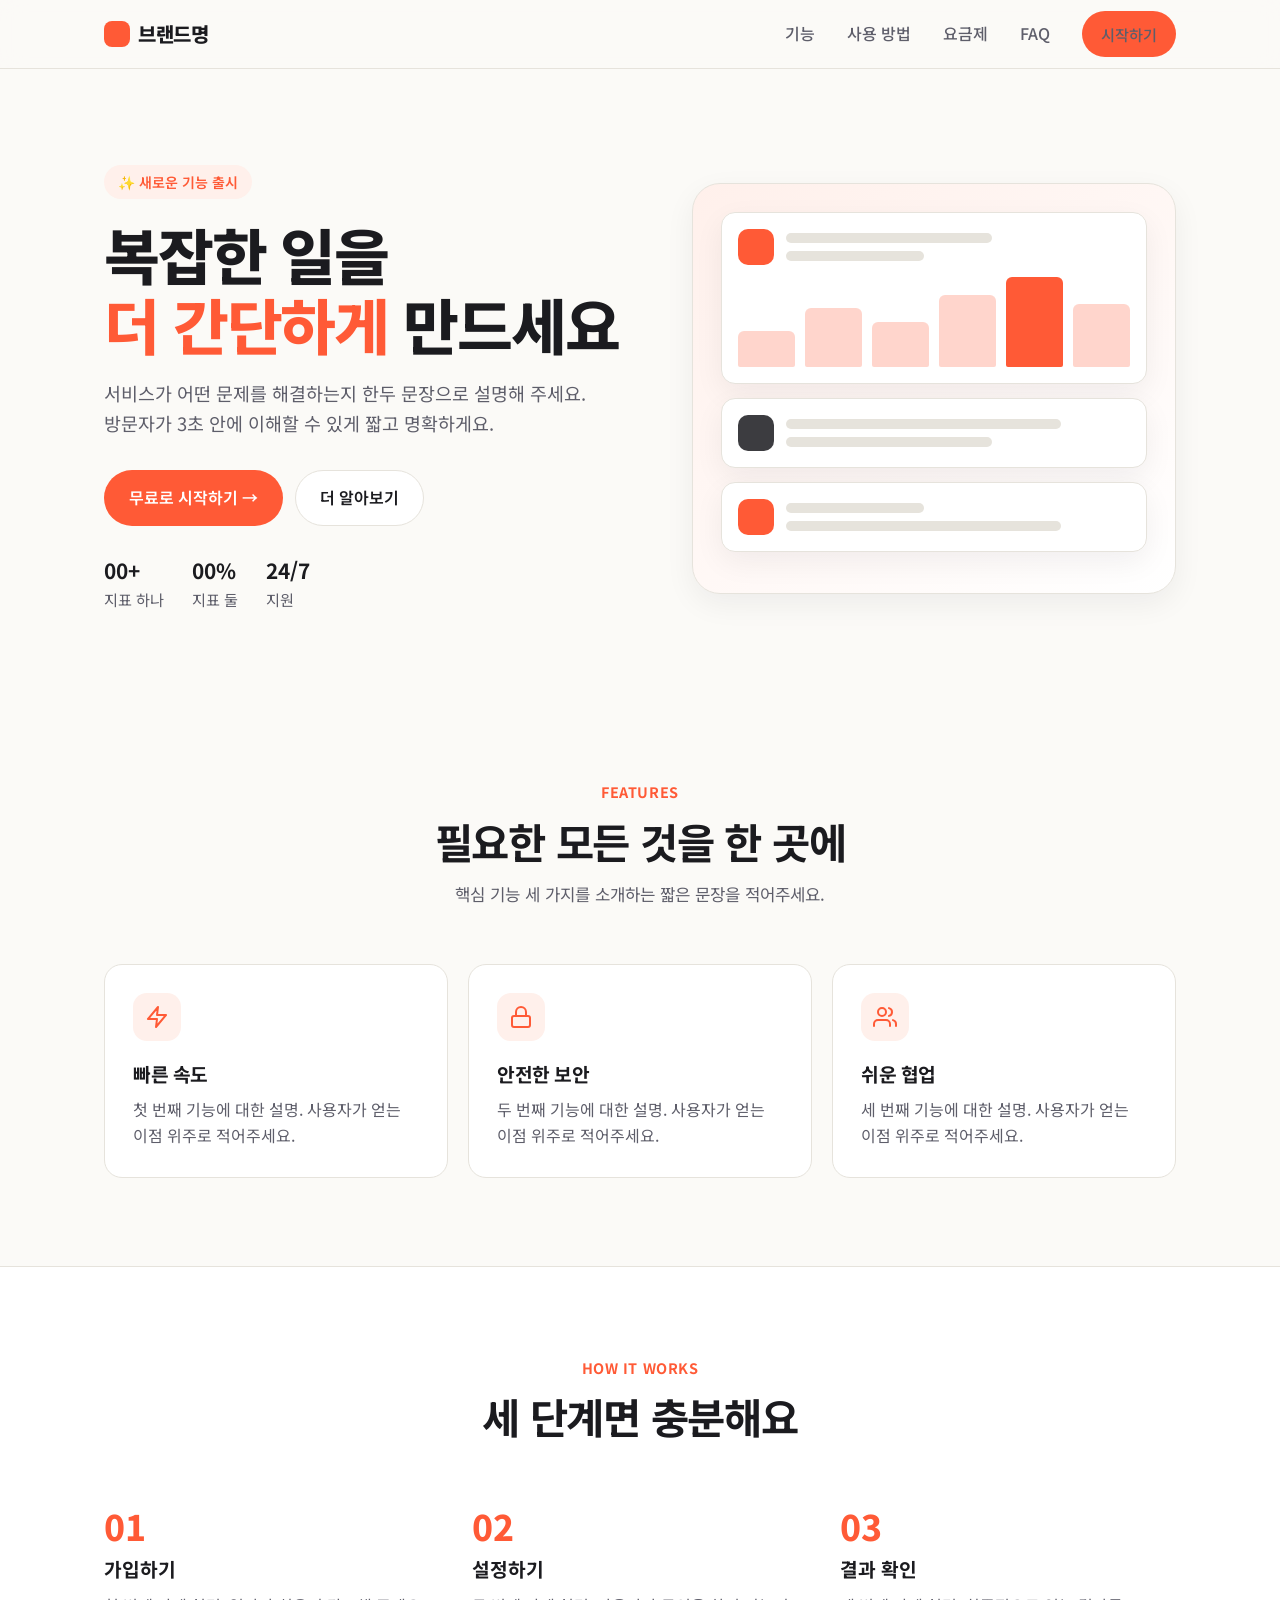
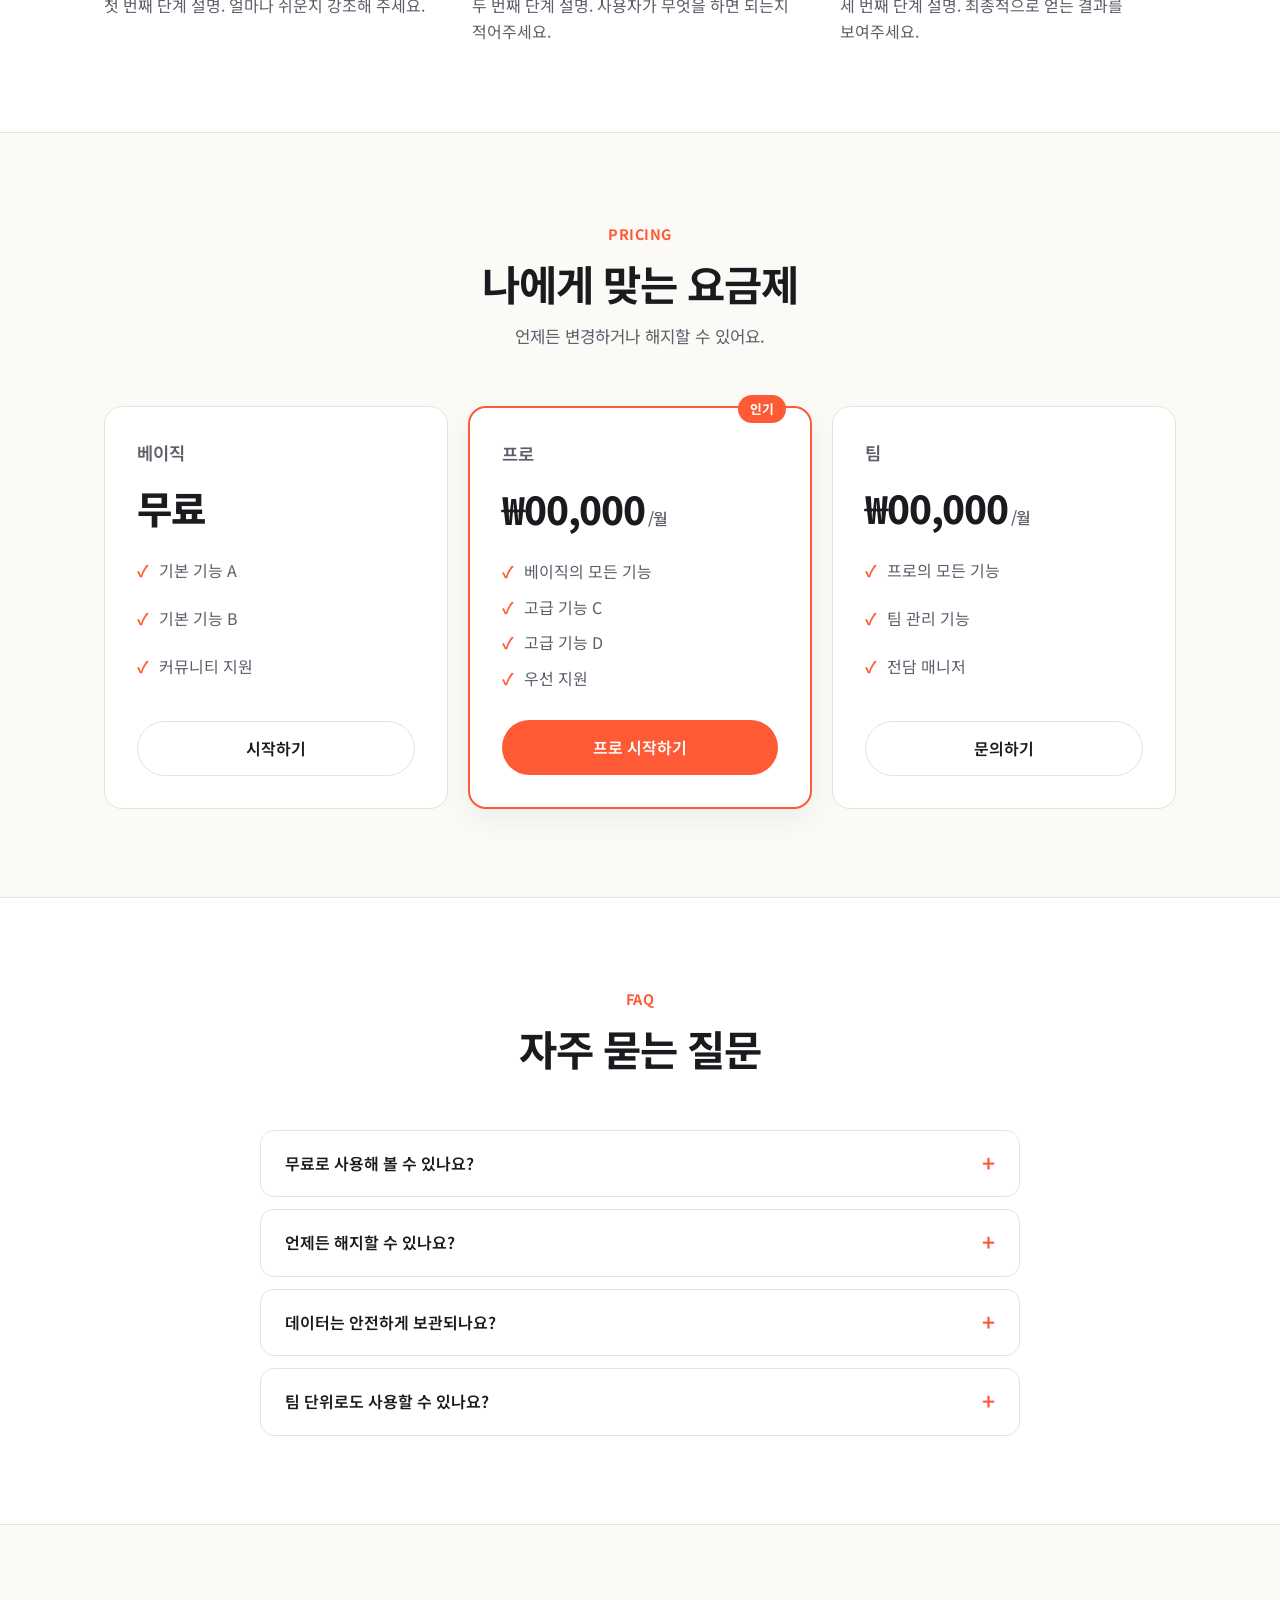
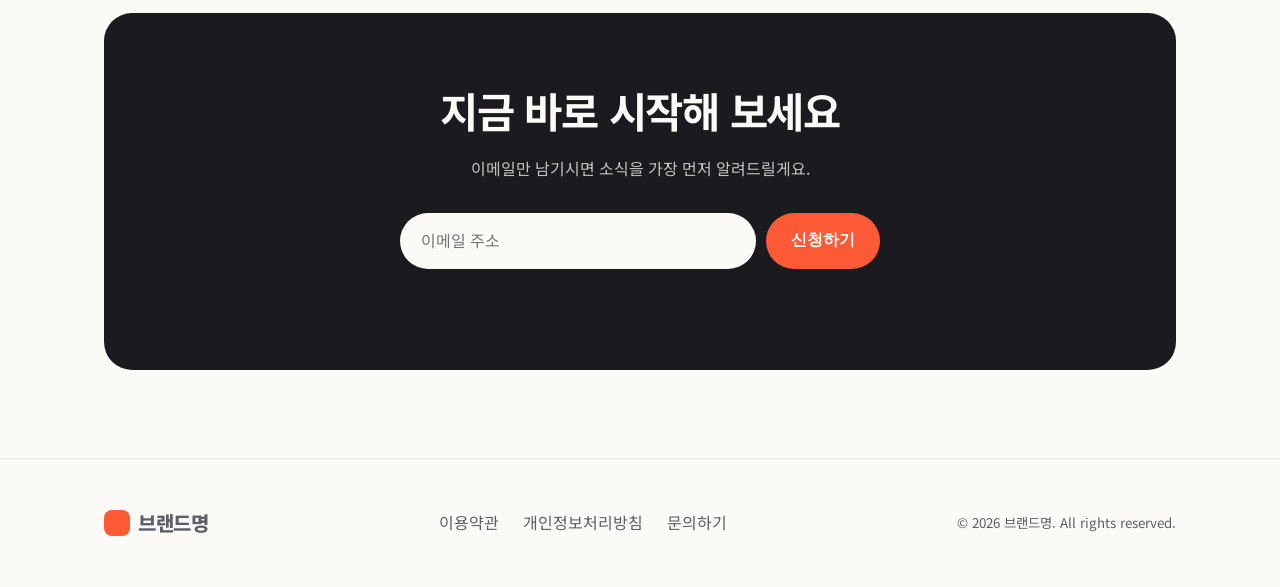
<file: index6.html>
<!DOCTYPE html>
<html lang="ko">
<head>
  <meta charset="UTF-8" />
  <meta name="viewport" content="width=device-width, initial-scale=1.0" />
  <title>브랜드명 — 한 줄 소개</title>
  <meta name="description" content="서비스를 한 문장으로 소개하는 설명을 여기에 적어주세요." />
  <link rel="preconnect" href="https://fonts.googleapis.com" />
  <link rel="preconnect" href="https://fonts.gstatic.com" crossorigin />
  <link href="https://fonts.googleapis.com/css2?family=Pretendard:wght@400;600;800&family=Noto+Sans+KR:wght@400;600;800&display=swap" rel="stylesheet" />
  <link rel="stylesheet" href="style1.css" />
</head>
<body>

  <header>
    <div class="container nav">
      <a href="#" class="logo"><span class="logo-mark"></span>브랜드명</a>
      <button class="menu-btn" aria-label="메뉴 열기" aria-expanded="false" aria-controls="nav-links">
        <span></span><span></span><span></span>
      </button>
      <ul class="nav-links" id="nav-links">
        <li><a href="#features">기능</a></li>
        <li><a href="#how">사용 방법</a></li>
        <li><a href="#pricing">요금제</a></li>
        <li><a href="#faq">FAQ</a></li>
        <li><a href="#cta" class="btn btn-primary nav-cta">시작하기</a></li>
      </ul>
    </div>
  </header>

  <main>
    <!-- 히어로 -->
    <section class="hero">
      <div class="container hero-grid">
        <div class="reveal">
          <span class="badge">✨ 새로운 기능 출시</span>
          <h1>복잡한 일을<br /><em>더 간단하게</em> 만드세요</h1>
          <p>서비스가 어떤 문제를 해결하는지 한두 문장으로 설명해 주세요. 방문자가 3초 안에 이해할 수 있게 짧고 명확하게요.</p>
          <div class="hero-actions">
            <a href="#cta" class="btn btn-primary">무료로 시작하기 →</a>
            <a href="#features" class="btn btn-ghost">더 알아보기</a>
          </div>
          <div class="hero-meta">
            <div><strong>00+</strong>지표 하나</div>
            <div><strong>00%</strong>지표 둘</div>
            <div><strong>24/7</strong>지원</div>
          </div>
        </div>
        <div class="hero-visual reveal" aria-hidden="true">
          <div class="mock-card">
            <div class="mock-row">
              <div class="dot"></div>
              <div class="bars"><div class="bar w60"></div><div class="bar w40"></div></div>
            </div>
            <div class="chart">
              <i style="height:40%"></i><i style="height:65%"></i><i style="height:50%"></i>
              <i style="height:80%"></i><i class="on" style="height:100%"></i><i style="height:70%"></i>
            </div>
          </div>
          <div class="mock-card">
            <div class="mock-row">
              <div class="dot alt"></div>
              <div class="bars"><div class="bar w80"></div><div class="bar w60"></div></div>
            </div>
          </div>
          <div class="mock-card">
            <div class="mock-row">
              <div class="dot"></div>
              <div class="bars"><div class="bar w40"></div><div class="bar w80"></div></div>
            </div>
          </div>
        </div>
      </div>
    </section>

    <!-- 기능 -->
    <section id="features">
      <div class="container">
        <div class="section-head reveal">
          <span class="eyebrow">FEATURES</span>
          <h2>필요한 모든 것을 한 곳에</h2>
          <p>핵심 기능 세 가지를 소개하는 짧은 문장을 적어주세요.</p>
        </div>
        <div class="features">
          <div class="feature reveal">
            <div class="icon"><svg width="24" height="24" viewBox="0 0 24 24" fill="none" stroke="currentColor" stroke-width="2" stroke-linecap="round" stroke-linejoin="round"><path d="M13 2 3 14h9l-1 8 10-12h-9l1-8z"/></svg></div>
            <h3>빠른 속도</h3>
            <p>첫 번째 기능에 대한 설명. 사용자가 얻는 이점 위주로 적어주세요.</p>
          </div>
          <div class="feature reveal">
            <div class="icon"><svg width="24" height="24" viewBox="0 0 24 24" fill="none" stroke="currentColor" stroke-width="2" stroke-linecap="round" stroke-linejoin="round"><rect x="3" y="11" width="18" height="11" rx="2"/><path d="M7 11V7a5 5 0 0 1 10 0v4"/></svg></div>
            <h3>안전한 보안</h3>
            <p>두 번째 기능에 대한 설명. 사용자가 얻는 이점 위주로 적어주세요.</p>
          </div>
          <div class="feature reveal">
            <div class="icon"><svg width="24" height="24" viewBox="0 0 24 24" fill="none" stroke="currentColor" stroke-width="2" stroke-linecap="round" stroke-linejoin="round"><path d="M17 21v-2a4 4 0 0 0-4-4H5a4 4 0 0 0-4 4v2"/><circle cx="9" cy="7" r="4"/><path d="M23 21v-2a4 4 0 0 0-3-3.87M16 3.13a4 4 0 0 1 0 7.75"/></svg></div>
            <h3>쉬운 협업</h3>
            <p>세 번째 기능에 대한 설명. 사용자가 얻는 이점 위주로 적어주세요.</p>
          </div>
        </div>
      </div>
    </section>

    <!-- 사용 방법 -->
    <section id="how" class="alt-bg">
      <div class="container">
        <div class="section-head reveal">
          <span class="eyebrow">HOW IT WORKS</span>
          <h2>세 단계면 충분해요</h2>
        </div>
        <div class="steps">
          <div class="step reveal">
            <h3>가입하기</h3>
            <p>첫 번째 단계 설명. 얼마나 쉬운지 강조해 주세요.</p>
          </div>
          <div class="step reveal">
            <h3>설정하기</h3>
            <p>두 번째 단계 설명. 사용자가 무엇을 하면 되는지 적어주세요.</p>
          </div>
          <div class="step reveal">
            <h3>결과 확인</h3>
            <p>세 번째 단계 설명. 최종적으로 얻는 결과를 보여주세요.</p>
          </div>
        </div>
      </div>
    </section>

    <!-- 요금제 -->
    <section id="pricing">
      <div class="container">
        <div class="section-head reveal">
          <span class="eyebrow">PRICING</span>
          <h2>나에게 맞는 요금제</h2>
          <p>언제든 변경하거나 해지할 수 있어요.</p>
        </div>
        <div class="pricing">
          <div class="plan reveal">
            <h3>베이직</h3>
            <div class="price">무료</div>
            <ul>
              <li>기본 기능 A</li>
              <li>기본 기능 B</li>
              <li>커뮤니티 지원</li>
            </ul>
            <a href="#cta" class="btn btn-ghost">시작하기</a>
          </div>
          <div class="plan featured reveal">
            <h3>프로</h3>
            <div class="price">₩00,000<small> /월</small></div>
            <ul>
              <li>베이직의 모든 기능</li>
              <li>고급 기능 C</li>
              <li>고급 기능 D</li>
              <li>우선 지원</li>
            </ul>
            <a href="#cta" class="btn btn-primary">프로 시작하기</a>
          </div>
          <div class="plan reveal">
            <h3>팀</h3>
            <div class="price">₩00,000<small> /월</small></div>
            <ul>
              <li>프로의 모든 기능</li>
              <li>팀 관리 기능</li>
              <li>전담 매니저</li>
            </ul>
            <a href="#cta" class="btn btn-ghost">문의하기</a>
          </div>
        </div>
      </div>
    </section>

    <!-- FAQ -->
    <section id="faq" class="alt-bg">
      <div class="container">
        <div class="section-head reveal">
          <span class="eyebrow">FAQ</span>
          <h2>자주 묻는 질문</h2>
        </div>
        <div class="faq reveal">
          <details>
            <summary>무료로 사용해 볼 수 있나요?</summary>
            <p>답변을 여기에 적어주세요.</p>
          </details>
          <details>
            <summary>언제든 해지할 수 있나요?</summary>
            <p>답변을 여기에 적어주세요.</p>
          </details>
          <details>
            <summary>데이터는 안전하게 보관되나요?</summary>
            <p>답변을 여기에 적어주세요.</p>
          </details>
          <details>
            <summary>팀 단위로도 사용할 수 있나요?</summary>
            <p>답변을 여기에 적어주세요.</p>
          </details>
        </div>
      </div>
    </section>

    <!-- CTA -->
    <section id="cta">
      <div class="container">
        <div class="cta-box reveal">
          <h2>지금 바로 시작해 보세요</h2>
          <p>이메일만 남기시면 소식을 가장 먼저 알려드릴게요.</p>
          <form class="cta-form" id="cta-form" novalidate>
            <input type="email" id="email" placeholder="이메일 주소" aria-label="이메일 주소" required />
            <button type="submit" class="btn btn-primary">신청하기</button>
          </form>
          <div class="form-msg" id="form-msg" role="status"></div>
        </div>
      </div>
    </section>
  </main>

  <footer>
    <div class="container footer-inner">
      <a href="#" class="logo"><span class="logo-mark"></span>브랜드명</a>
      <div class="footer-links">
        <a href="#">이용약관</a>
        <a href="#">개인정보처리방침</a>
        <a href="#">문의하기</a>
      </div>
      <small>© <span id="year"></span> 브랜드명. All rights reserved.</small>
    </div>
  </footer>

  <script>
    // 모바일 메뉴 토글
    const menuBtn = document.querySelector('.menu-btn');
    const navLinks = document.getElementById('nav-links');
    menuBtn.addEventListener('click', () => {
      const open = navLinks.classList.toggle('open');
      menuBtn.setAttribute('aria-expanded', open);
      menuBtn.setAttribute('aria-label', open ? '메뉴 닫기' : '메뉴 열기');
    });
    navLinks.querySelectorAll('a').forEach(a => a.addEventListener('click', () => {
      navLinks.classList.remove('open');
      menuBtn.setAttribute('aria-expanded', 'false');
    }));

    // 스크롤 등장 애니메이션
    const io = new IntersectionObserver(entries => {
      entries.forEach(e => {
        if (e.isIntersecting) { e.target.classList.add('visible'); io.unobserve(e.target); }
      });
    }, { threshold: 0.12 });
    document.querySelectorAll('.reveal').forEach(el => io.observe(el));

    // 이메일 폼 (실제 전송은 백엔드/폼 서비스 연결 필요)
    document.getElementById('cta-form').addEventListener('submit', e => {
      e.preventDefault();
      const email = document.getElementById('email');
      const msg = document.getElementById('form-msg');
      if (!email.value || !email.checkValidity()) {
        msg.textContent = '올바른 이메일 주소를 입력해 주세요.';
        return;
      }
      msg.textContent = '신청해 주셔서 감사합니다! 🎉';
      email.value = '';
    });

    document.getElementById('year').textContent = new Date().getFullYear();
  </script>
</body>
</html>
</file>
<file: style1.css>
:root {
  --bg: #fbfaf7;
  --surface: #ffffff;
  --text: #1b1b1f;
  --muted: #5e5e6a;
  --line: #e6e3dc;
  --accent: #ff5a36;
  --accent-ink: #ffffff;
  --accent-soft: #fff0eb;
  --radius: 18px;
  --max: 1120px;
  --shadow: 0 10px 30px rgba(20, 20, 30, 0.06);
}
@media (prefers-color-scheme: dark) {
  :root {
    --bg: #111114;
    --surface: #1a1a1f;
    --text: #f2f1ee;
    --muted: #a3a2ab;
    --line: #2b2b33;
    --accent: #ff7a5c;
    --accent-ink: #1a0d08;
    --accent-soft: #2a1a15;
    --shadow: 0 10px 30px rgba(0, 0, 0, 0.35);
  }
}

* { box-sizing: border-box; margin: 0; padding: 0; }
html { scroll-behavior: smooth; }
body {
  font-family: "Pretendard", "Noto Sans KR", system-ui, -apple-system, sans-serif;
  background: var(--bg);
  color: var(--text);
  line-height: 1.6;
  -webkit-font-smoothing: antialiased;
  word-break: keep-all;
}
a { color: inherit; text-decoration: none; }
img { max-width: 100%; display: block; }
.container { width: 100%; max-width: var(--max); margin: 0 auto; padding: 0 24px; }

/* 버튼 */
.btn {
  display: inline-flex; align-items: center; justify-content: center; gap: 8px;
  padding: 14px 24px; border-radius: 999px; font-weight: 600; font-size: 1rem;
  border: 1px solid transparent; cursor: pointer; transition: transform .15s, background .2s, border-color .2s;
}
.btn:hover { transform: translateY(-2px); }
.btn-primary { background: var(--accent); color: var(--accent-ink); }
.btn-ghost { border-color: var(--line); background: var(--surface); }
.btn-ghost:hover { border-color: var(--text); }

/* 헤더 */
header {
  position: sticky; top: 0; z-index: 50;
  background: color-mix(in srgb, var(--bg) 85%, transparent);
  backdrop-filter: blur(12px);
  border-bottom: 1px solid var(--line);
}
.nav { display: flex; align-items: center; justify-content: space-between; height: 68px; }
.logo { font-weight: 800; font-size: 1.25rem; letter-spacing: -0.02em; display: flex; align-items: center; gap: 8px; }
.logo-mark { width: 26px; height: 26px; border-radius: 8px; background: var(--accent); }
.nav-links { display: flex; align-items: center; gap: 32px; list-style: none; }
.nav-links a { color: var(--muted); font-weight: 500; transition: color .2s; }
.nav-links a:hover { color: var(--text); }
.nav-cta { padding: 10px 18px; font-size: .95rem; }
.menu-btn {
  display: none; background: none; border: 0; width: 44px; height: 44px; cursor: pointer;
  color: var(--text);
}
.menu-btn span { display: block; width: 22px; height: 2px; background: currentColor; margin: 5px auto; transition: .25s; }
.menu-btn[aria-expanded="true"] span:nth-child(1) { transform: translateY(7px) rotate(45deg); }
.menu-btn[aria-expanded="true"] span:nth-child(2) { opacity: 0; }
.menu-btn[aria-expanded="true"] span:nth-child(3) { transform: translateY(-7px) rotate(-45deg); }

/* 히어로 */
.hero { padding: 96px 0 80px; }
.hero-grid { display: grid; grid-template-columns: 1.1fr 1fr; gap: 56px; align-items: center; }
.badge {
  display: inline-block; padding: 6px 14px; border-radius: 999px;
  background: var(--accent-soft); color: var(--accent); font-weight: 600; font-size: .875rem; margin-bottom: 20px;
}
.hero h1 { font-size: clamp(2.2rem, 5.2vw, 3.8rem); line-height: 1.15; letter-spacing: -0.035em; font-weight: 800; }
.hero h1 em { font-style: normal; color: var(--accent); }
.hero p { margin-top: 20px; font-size: 1.15rem; color: var(--muted); max-width: 520px; }
.hero-actions { margin-top: 32px; display: flex; gap: 12px; flex-wrap: wrap; }
.hero-meta { margin-top: 28px; display: flex; gap: 28px; color: var(--muted); font-size: .95rem; flex-wrap: wrap; }
.hero-meta strong { color: var(--text); font-size: 1.3rem; display: block; }

.hero-visual {
  position: relative; aspect-ratio: 4 / 3.4; border-radius: 28px;
  background: linear-gradient(145deg, var(--accent-soft), var(--surface));
  border: 1px solid var(--line); box-shadow: var(--shadow); overflow: hidden; padding: 28px;
}
.mock-card {
  background: var(--surface); border: 1px solid var(--line); border-radius: 14px; padding: 16px;
  box-shadow: var(--shadow);
}
.mock-card + .mock-card { margin-top: 14px; }
.mock-row { display: flex; align-items: center; gap: 12px; }
.dot { width: 36px; height: 36px; border-radius: 10px; background: var(--accent); flex-shrink: 0; }
.dot.alt { background: var(--text); opacity: .85; }
.bar { height: 10px; border-radius: 6px; background: var(--line); }
.bar.w60 { width: 60%; } .bar.w40 { width: 40%; } .bar.w80 { width: 80%; }
.bars { flex: 1; display: grid; gap: 8px; }
.chart { display: flex; align-items: flex-end; gap: 10px; height: 90px; margin-top: 12px; }
.chart i { flex: 1; border-radius: 6px 6px 2px 2px; background: var(--accent); opacity: .25; }
.chart i.on { opacity: 1; }

/* 섹션 공통 */
section { padding: 88px 0; }
.section-head { text-align: center; max-width: 640px; margin: 0 auto 56px; }
.eyebrow { color: var(--accent); font-weight: 700; font-size: .9rem; letter-spacing: .04em; }
.section-head h2 { font-size: clamp(1.8rem, 3.6vw, 2.6rem); letter-spacing: -0.03em; line-height: 1.25; margin-top: 10px; }
.section-head p { color: var(--muted); margin-top: 14px; font-size: 1.05rem; }

/* 기능 */
.features { display: grid; grid-template-columns: repeat(3, 1fr); gap: 20px; }
.feature {
  background: var(--surface); border: 1px solid var(--line); border-radius: var(--radius);
  padding: 28px; transition: transform .2s, box-shadow .2s;
}
.feature:hover { transform: translateY(-4px); box-shadow: var(--shadow); }
.icon {
  width: 48px; height: 48px; border-radius: 14px; display: grid; place-items: center;
  background: var(--accent-soft); color: var(--accent); margin-bottom: 18px;
}
.feature h3 { font-size: 1.2rem; margin-bottom: 8px; letter-spacing: -0.02em; }
.feature p { color: var(--muted); }

/* 사용 방법 */
.alt-bg { background: var(--surface); border-top: 1px solid var(--line); border-bottom: 1px solid var(--line); }
.steps { display: grid; grid-template-columns: repeat(3, 1fr); gap: 32px; counter-reset: step; }
.step { position: relative; padding-top: 56px; }
.step::before {
  counter-increment: step; content: counter(step, decimal-leading-zero);
  position: absolute; top: 0; left: 0; font-size: 2.2rem; font-weight: 800; color: var(--accent);
}
.step h3 { font-size: 1.2rem; margin-bottom: 8px; }
.step p { color: var(--muted); }

/* 요금제 */
.pricing { display: grid; grid-template-columns: repeat(3, 1fr); gap: 20px; align-items: stretch; }
.plan {
  background: var(--surface); border: 1px solid var(--line); border-radius: var(--radius);
  padding: 32px; display: flex; flex-direction: column;
}
.plan.featured { border: 2px solid var(--accent); box-shadow: var(--shadow); position: relative; }
.plan.featured::after {
  content: "인기"; position: absolute; top: -13px; right: 24px; background: var(--accent); color: var(--accent-ink);
  font-size: .8rem; font-weight: 700; padding: 4px 12px; border-radius: 999px;
}
.plan h3 { font-size: 1.1rem; color: var(--muted); font-weight: 600; }
.price { font-size: 2.4rem; font-weight: 800; letter-spacing: -0.03em; margin: 10px 0 20px; }
.price small { font-size: 1rem; color: var(--muted); font-weight: 500; }
.plan ul { list-style: none; display: grid; gap: 10px; margin-bottom: 28px; flex: 1; }
.plan li { display: flex; gap: 10px; color: var(--muted); }
.plan li::before { content: "✓"; color: var(--accent); font-weight: 700; }
.plan .btn { width: 100%; }

/* FAQ */
.faq { max-width: 760px; margin: 0 auto; display: grid; gap: 12px; }
details {
  background: var(--surface); border: 1px solid var(--line); border-radius: 14px; padding: 20px 24px;
}
summary { cursor: pointer; font-weight: 600; list-style: none; display: flex; justify-content: space-between; gap: 16px; }
summary::-webkit-details-marker { display: none; }
summary::after { content: "+"; color: var(--accent); font-size: 1.4rem; line-height: 1; transition: transform .2s; }
details[open] summary::after { transform: rotate(45deg); }
details p { color: var(--muted); margin-top: 12px; }

/* CTA */
.cta-box {
  background: var(--text); color: var(--bg); border-radius: 28px; padding: 64px 40px; text-align: center;
}
.cta-box h2 { font-size: clamp(1.8rem, 3.6vw, 2.6rem); letter-spacing: -0.03em; }
.cta-box p { opacity: .75; margin-top: 12px; }
.cta-form { margin: 32px auto 0; display: flex; gap: 10px; max-width: 480px; }
.cta-form input {
  flex: 1; min-width: 0; padding: 14px 20px; border-radius: 999px; border: 1px solid transparent;
  font: inherit; background: var(--bg); color: var(--text);
}
.cta-form input:focus { outline: 2px solid var(--accent); }
.form-msg { margin-top: 14px; font-size: .95rem; min-height: 1.5em; }

/* 푸터 */
footer { padding: 48px 0; border-top: 1px solid var(--line); color: var(--muted); }
.footer-inner { display: flex; justify-content: space-between; align-items: center; gap: 20px; flex-wrap: wrap; }
.footer-links { display: flex; gap: 24px; flex-wrap: wrap; }
.footer-links a:hover { color: var(--text); }

/* 스크롤 등장 애니메이션 */
.reveal { opacity: 0; transform: translateY(24px); transition: opacity .6s ease, transform .6s ease; }
.reveal.visible { opacity: 1; transform: none; }
@media (prefers-reduced-motion: reduce) {
  .reveal { opacity: 1; transform: none; transition: none; }
  html { scroll-behavior: auto; }
}

/* ===== 반응형 ===== */
@media (max-width: 960px) {
  .hero { padding: 64px 0 56px; }
  .hero-grid { grid-template-columns: 1fr; gap: 40px; }
  .hero p { max-width: none; }
  .features, .pricing { grid-template-columns: repeat(2, 1fr); }
  .steps { grid-template-columns: 1fr; gap: 28px; }
}

@media (max-width: 760px) {
  .menu-btn { display: block; }
  .nav-links {
    position: fixed; top: 68px; left: 0; right: 0;
    flex-direction: column; align-items: stretch; gap: 0;
    background: var(--bg); border-bottom: 1px solid var(--line);
    padding: 8px 24px 20px;
    transform: translateY(-8px); opacity: 0; visibility: hidden;
    transition: opacity .2s, transform .2s, visibility .2s;
  }
  .nav-links.open { transform: none; opacity: 1; visibility: visible; }
  .nav-links li a { display: block; padding: 14px 0; border-bottom: 1px solid var(--line); }
  .nav-links li:last-child a { border-bottom: 0; margin-top: 12px; text-align: center; }
}

@media (max-width: 600px) {
  .container { padding: 0 16px; }
  section { padding: 64px 0; }
  .section-head { margin-bottom: 40px; }
  .features, .pricing { grid-template-columns: 1fr; }
  .hero-actions .btn { flex: 1; }
  .hero-visual { padding: 18px; }
  .cta-box { padding: 48px 20px; border-radius: 20px; }
  .cta-form { flex-direction: column; }
  .footer-inner { flex-direction: column; align-items: flex-start; }
}
</file>
